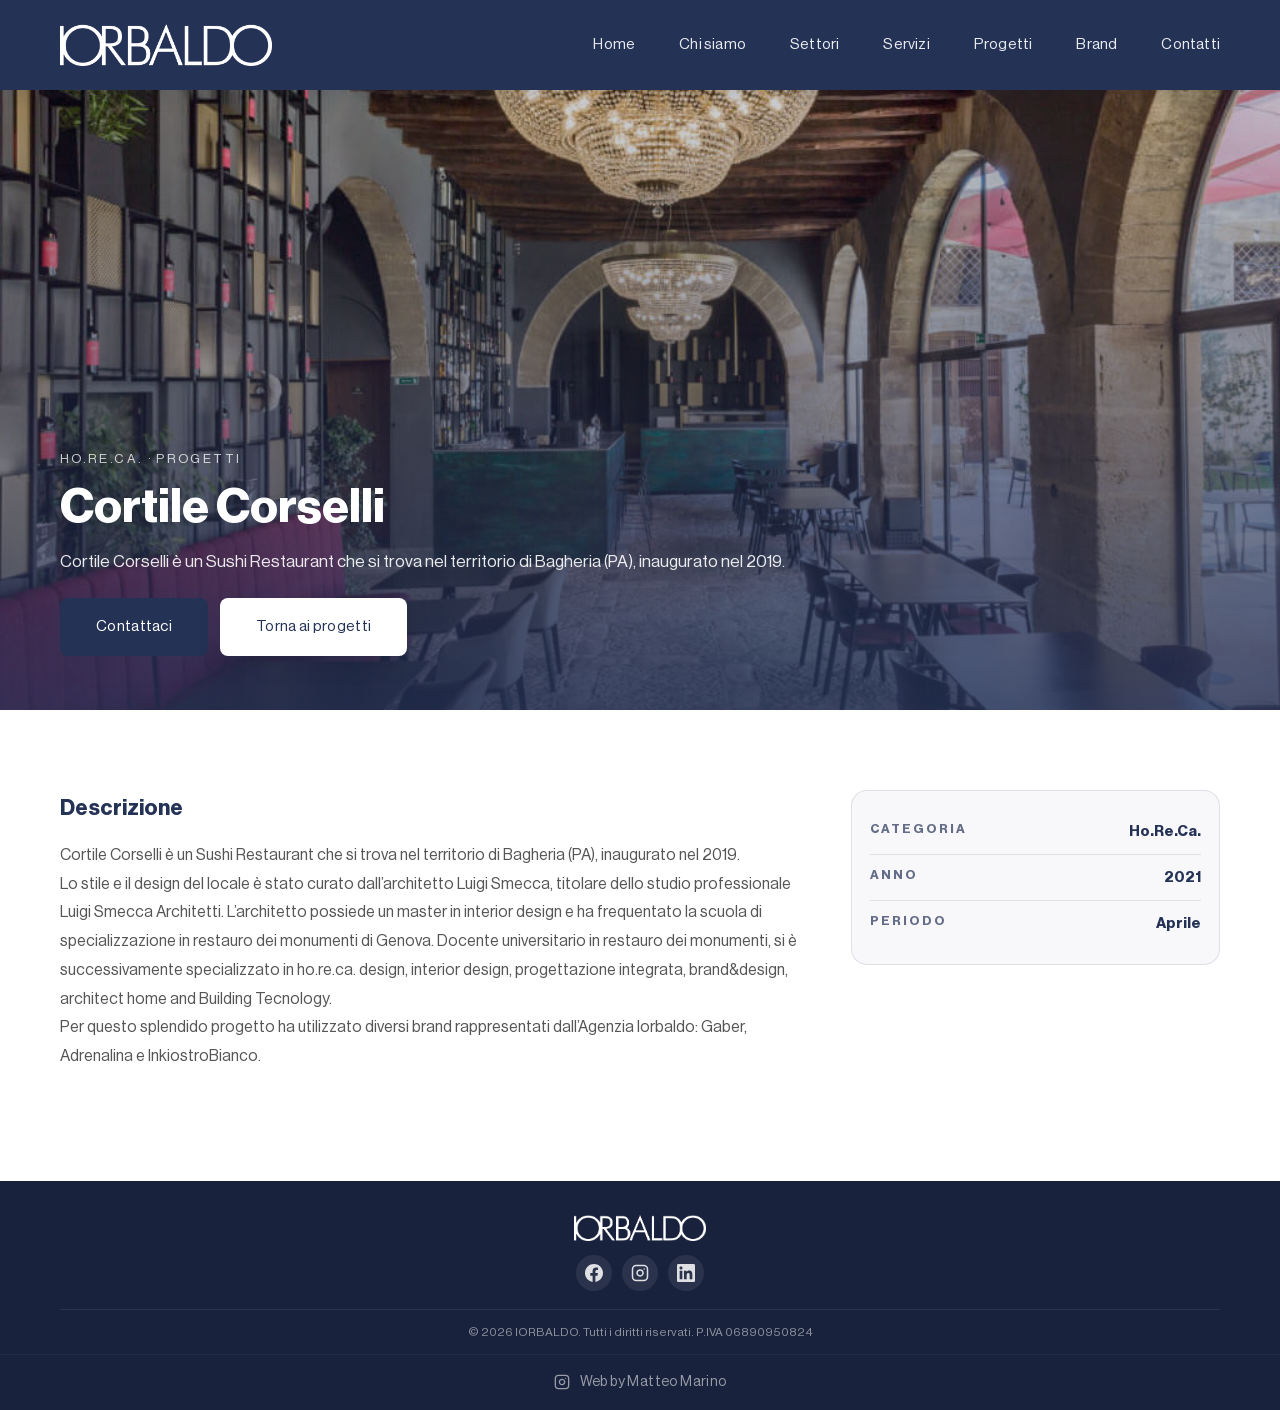
<file: cortile-corselli.html>
<!DOCTYPE html>
<html lang="it">
<head>
    <meta charset="UTF-8">
    <meta name="viewport" content="width=device-width, initial-scale=1.0">
    <title>Cortile Corselli | IORBALDO</title>
    <meta name="description" content="Cortile Corselli: Sushi Restaurant a Bagheria (PA), progetto inaugurato nel 2019 con interior curato da Luigi Smecca Architetti.">
    <meta name="author" content="IORBALDO">
    <meta name="robots" content="index, follow, max-image-preview:large, max-snippet:-1, max-video-preview:-1">
    <link rel="canonical" href="https://www.iorbaldo.it/cortile-corselli.html">
    <link rel="alternate" hreflang="it-IT" href="https://www.iorbaldo.it/cortile-corselli.html">
    <meta property="og:title" content="Cortile Corselli | IORBALDO">
    <meta property="og:description" content="Sushi Restaurant a Bagheria (PA), inaugurato nel 2019. Progetto curato da Luigi Smecca Architetti.">
    <meta property="og:type" content="article">
    <meta property="og:url" content="https://www.iorbaldo.it/cortile-corselli.html">
    <meta property="og:site_name" content="IORBALDO">
    <meta property="og:locale" content="it_IT">
    <meta property="og:image" content="https://www.iorbaldo.it/progetti/CortileCorselli/cortilecorselli.jpg">
    <meta property="og:image:alt" content="Cortile Corselli">
    <meta name="twitter:card" content="summary_large_image">
    <meta name="twitter:title" content="Cortile Corselli | IORBALDO">
    <meta name="twitter:description" content="Sushi Restaurant a Bagheria (PA), inaugurato nel 2019. Progetto curato da Luigi Smecca Architetti.">
    <meta name="twitter:image" content="https://www.iorbaldo.it/progetti/CortileCorselli/cortilecorselli.jpg">
    <link rel="icon" type="image/png" sizes="32x32" href="favicon.png">
    <link rel="icon" type="image/png" sizes="16x16" href="favicon.png">
    <link rel="shortcut icon" href="favicon.ico">
    <link rel="apple-touch-icon" href="favicon.png">
    <meta name="theme-color" content="#243256">
    <link rel="stylesheet" href="style.css">
    <script type="application/ld+json">
        {
            "@context": "https://schema.org",
            "@type": "Article",
            "headline": "Cortile Corselli",
            "inLanguage": "it-IT",
            "mainEntityOfPage": "https://www.iorbaldo.it/cortile-corselli.html",
            "image": [
                "https://www.iorbaldo.it/progetti/CortileCorselli/cortilecorselli.jpg"
            ],
            "author": {
                "@type": "Organization",
                "name": "IORBALDO",
                "url": "https://www.iorbaldo.it/"
            },
            "publisher": {
                "@type": "Organization",
                "name": "IORBALDO",
                "logo": {
                    "@type": "ImageObject",
                    "url": "https://www.iorbaldo.it/Logo%20IORBALDO%20Bianco.png"
                }
            }
        }
    </script>
</head>
<body class="project-page">
    <header id="header" class="header">
        <div class="container">
            <nav class="navbar">
                <a href="index.html#home" class="logo" aria-label="Iorbaldo home">
                    <img src="Logo IORBALDO Bianco.png" alt="IORBALDO" class="logo-image">
                </a>
                <ul class="nav-menu" id="navMenu">
                    <li><a href="index.html#home" class="nav-link">Home</a></li>
                    <li><a href="index.html#about" class="nav-link">Chi siamo</a></li>
                    <li><a href="index.html#sectors" class="nav-link">Settori</a></li>
                    <li><a href="index.html#services" class="nav-link">Servizi</a></li>
                    <li><a href="index.html#projects" class="nav-link">Progetti</a></li>
                    <li><a href="index.html#brands" class="nav-link">Brand</a></li>
                    <li><a href="index.html#contact" class="nav-link">Contatti</a></li>
                </ul>
                <button class="hamburger" id="hamburger" aria-label="Menu" aria-expanded="false" aria-controls="navMenu">
                    <span></span>
                    <span></span>
                    <span></span>
                </button>
            </nav>
        </div>
    </header>
    <div class="mobile-menu-backdrop" id="mobileMenuBackdrop" aria-hidden="true"></div>

    <main class="project-detail">
        <section class="project-hero">
            <div class="project-hero-media">
                <img src="progetti/CortileCorselli/cortilecorselli.jpg" alt="Cortile Corselli" loading="eager">
            </div>
            <div class="project-hero-content">
                <div class="container">
                    <div class="project-hero-inner">
                        <p class="project-kicker">Ho.Re.Ca. · Progetti</p>
                        <h1 class="project-h1">Cortile Corselli</h1>
                        <p class="project-lead">
                            Cortile Corselli è un Sushi Restaurant che si trova nel territorio di Bagheria (PA), inaugurato nel 2019.
                        </p>
                        <div class="project-actions">
                            <a class="btn btn-primary" href="index.html#contact">Contattaci</a>
                            <a class="btn btn-light" href="index.html#projects">Torna ai progetti</a>
                        </div>
                    </div>
                </div>
            </div>
        </section>

        <section class="project-content">
            <div class="container">
                <div class="project-content-grid">
                    <div class="project-main">
                        <h2 class="project-h2">Descrizione</h2>
                        <p>
                            Cortile Corselli è un Sushi Restaurant che si trova nel territorio di Bagheria (PA), inaugurato nel 2019.
                        </p>
                        <p>
                            Lo stile e il design del locale è stato curato dall’architetto Luigi Smecca, titolare dello studio professionale Luigi Smecca Architetti. L’architetto possiede un master in interior design e ha frequentato la scuola di specializzazione in restauro dei monumenti di Genova. Docente universitario in restauro dei monumenti, si è successivamente specializzato in ho.re.ca. design, interior design, progettazione integrata, brand&design, architect home and Building Tecnology.
                        </p>
                        <p>
                            Per questo splendido progetto ha utilizzato diversi brand rappresentati dall’Agenzia Iorbaldo: Gaber, Adrenalina e InkiostroBianco.
                        </p>
                    </div>
                    <aside class="project-aside" aria-label="Dettagli progetto">
                        <div class="project-spec">
                            <div class="project-spec-row">
                                <span class="project-spec-label">Categoria</span>
                                <span class="project-spec-value">Ho.Re.Ca.</span>
                            </div>
                            <div class="project-spec-row">
                                <span class="project-spec-label">Anno</span>
                                <span class="project-spec-value">2021</span>
                            </div>
                            <div class="project-spec-row">
                                <span class="project-spec-label">Periodo</span>
                                <span class="project-spec-value">Aprile</span>
                            </div>
                        </div>
                    </aside>
                </div>
            </div>
        </section>
    </main>

    <footer class="footer">
        <div class="container">
            <div class="footer-inner">
                <a href="index.html#home" class="footer-logo">
                    <img src="Logo IORBALDO Bianco.png" alt="IORBALDO" class="footer-logo-image">
                </a>
                <div class="footer-social">
                    <a href="https://www.facebook.com/100064039034545/" aria-label="Facebook" class="social-link" target="_blank" rel="noopener noreferrer">
                        <svg width="18" height="18" viewBox="0 0 24 24" fill="currentColor">
                            <path d="M24 12.073c0-6.627-5.373-12-12-12s-12 5.373-12 12c0 5.99 4.388 10.954 10.125 11.854v-8.385H7.078v-3.47h3.047V9.43c0-3.007 1.792-4.669 4.533-4.669 1.312 0 2.686.235 2.686.235v2.953H15.83c-1.491 0-1.956.925-1.956 1.874v2.25h3.328l-.532 3.47h-2.796v8.385C19.612 23.027 24 18.062 24 12.073z"/>
                        </svg>
                    </a>
                    <a href="https://www.instagram.com/iorbaldo1934?igsh=MWw1bjVmcWhidGc3eg%3D%3D&utm_source=qr" aria-label="Instagram" class="social-link" target="_blank" rel="noopener noreferrer">
                        <svg width="18" height="18" viewBox="0 0 24 24" fill="none" stroke="currentColor" stroke-width="2" stroke-linecap="round" stroke-linejoin="round">
                            <rect x="2" y="2" width="20" height="20" rx="5" ry="5"></rect>
                            <path d="M16 11.37A4 4 0 1 1 12.63 8 4 4 0 0 1 16 11.37z"></path>
                            <line x1="17.5" y1="6.5" x2="17.51" y2="6.5"></line>
                        </svg>
                    </a>
                    <a href="#" aria-label="LinkedIn" class="social-link">
                        <svg width="18" height="18" viewBox="0 0 24 24" fill="currentColor">
                            <path d="M20.447 20.452h-3.554v-5.569c0-1.328-.027-3.037-1.852-3.037-1.853 0-2.136 1.445-2.136 2.939v5.667H9.351V9h3.414v1.561h.046c.477-.9 1.637-1.85 3.37-1.85 3.601 0 4.267 2.37 4.267 5.455v6.286zM5.337 7.433c-1.144 0-2.063-.926-2.063-2.065 0-1.138.92-2.063 2.063-2.063 1.14 0 2.064.925 2.064 2.063 0 1.139-.925 2.065-2.064 2.065zm1.782 13.019H3.555V9h3.564v11.452zM22.225 0H1.771C.792 0 0 .774 0 1.729v20.542C0 23.227.792 24 1.771 24h20.451C23.2 24 24 23.227 24 22.271V1.729C24 .774 23.2 0 22.222 0h.003z"/>
                        </svg>
                    </a>
                </div>
            </div>
            <div class="footer-bottom">
                <p>&copy; 2026 IORBALDO. Tutti i diritti riservati. P.IVA 06890950824</p>
            </div>
        </div>
    </footer>

    <div class="web-credit">
        <div class="container">
            <a href="https://instagram.com/_matteomarino" target="_blank" rel="noopener noreferrer" class="web-credit-link">
                <svg width="16" height="16" viewBox="0 0 24 24" fill="none" stroke="currentColor" stroke-width="2" stroke-linecap="round" stroke-linejoin="round" aria-hidden="true">
                    <rect x="2" y="2" width="20" height="20" rx="5" ry="5"/>
                    <path d="M16 11.37A4 4 0 1 1 12.63 8 4 4 0 0 1 16 11.37z"/>
                    <line x1="17.5" y1="6.5" x2="17.51" y2="6.5"/>
                </svg>
                <span>Web by Matteo Marino</span>
            </a>
        </div>
    </div>

    <script src="script.js"></script>
</body>
</html>
</file>
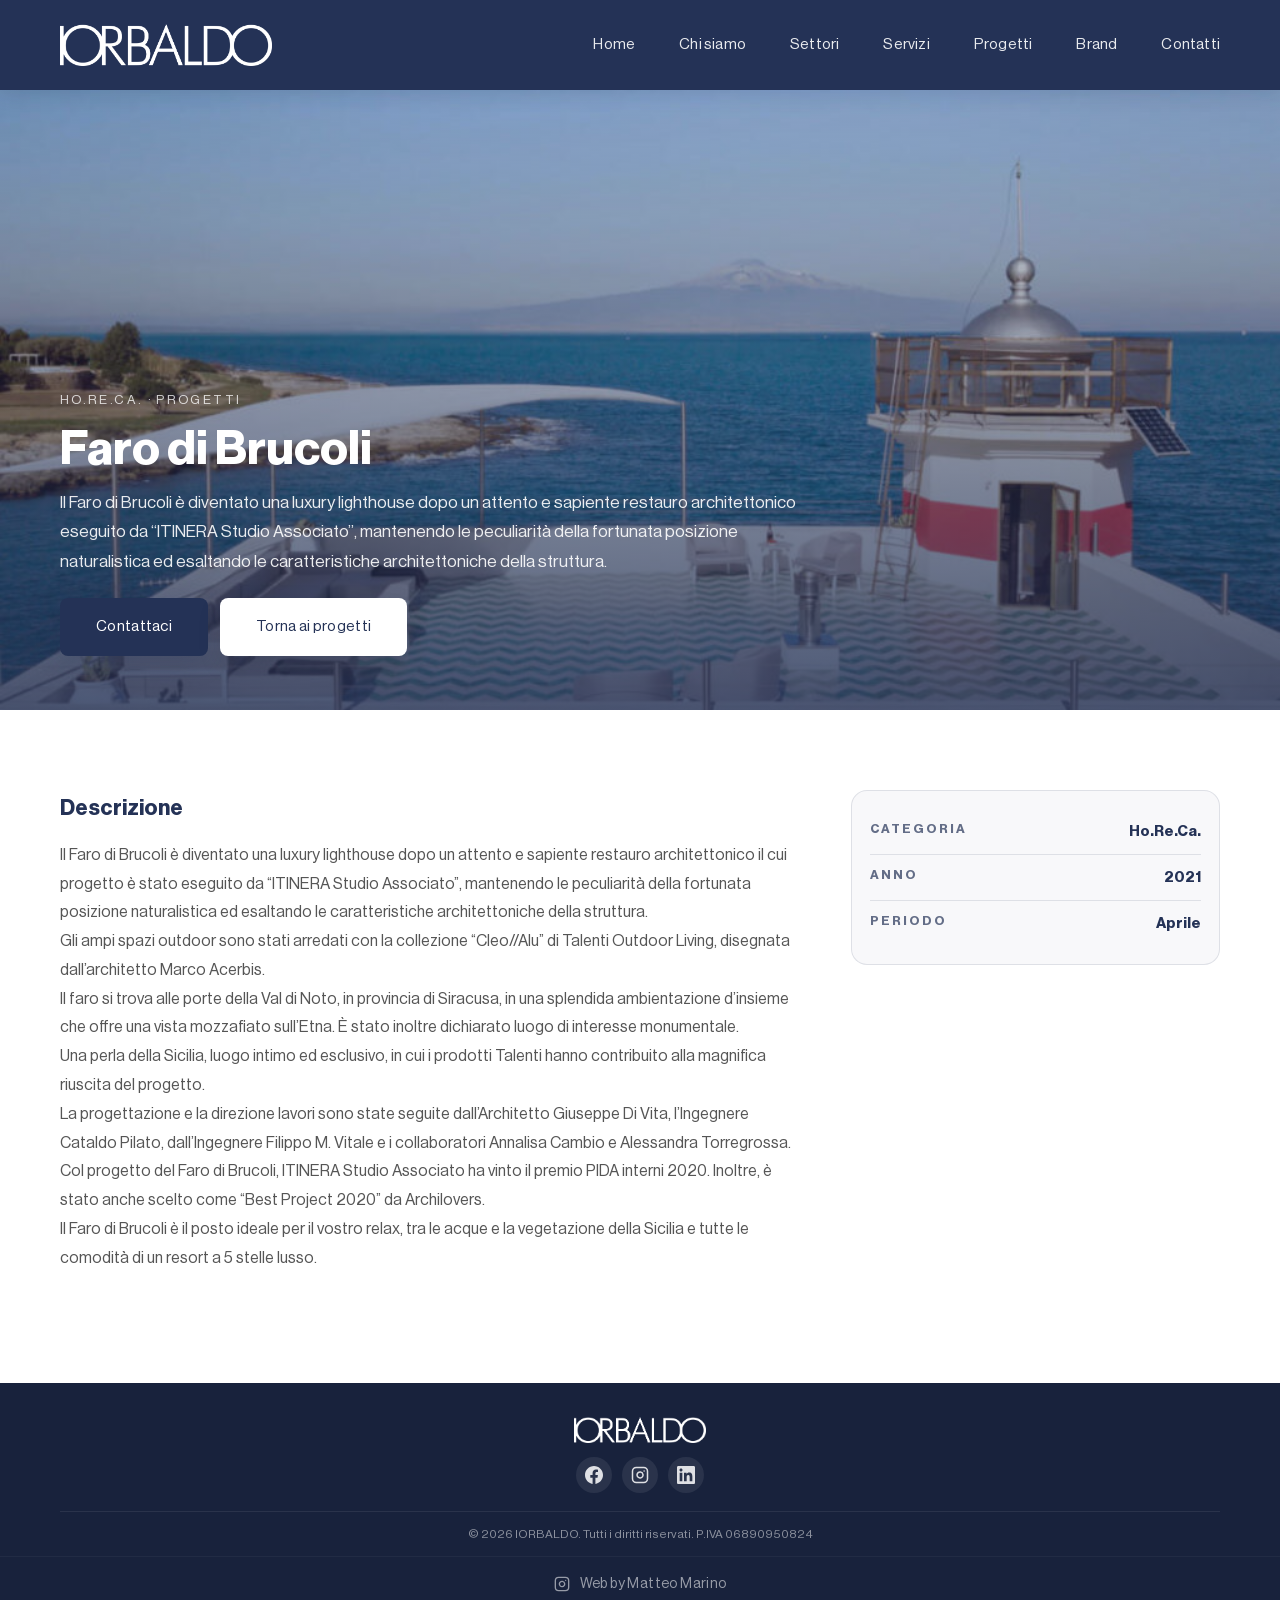
<file: faro-di-brucoli.html>
<!DOCTYPE html>
<html lang="it">
<head>
    <meta charset="UTF-8">
    <meta name="viewport" content="width=device-width, initial-scale=1.0">
    <title>Faro di Brucoli | IORBALDO</title>
    <meta name="description" content="Faro di Brucoli: luxury lighthouse dopo un restauro architettonico eseguito da ITINERA Studio Associato.">
    <meta name="author" content="IORBALDO">
    <meta name="robots" content="index, follow, max-image-preview:large, max-snippet:-1, max-video-preview:-1">
    <link rel="canonical" href="https://www.iorbaldo.it/faro-di-brucoli.html">
    <link rel="alternate" hreflang="it-IT" href="https://www.iorbaldo.it/faro-di-brucoli.html">
    <meta property="og:title" content="Faro di Brucoli | IORBALDO">
    <meta property="og:description" content="Luxury lighthouse dopo un restauro architettonico eseguito da ITINERA Studio Associato.">
    <meta property="og:type" content="article">
    <meta property="og:url" content="https://www.iorbaldo.it/faro-di-brucoli.html">
    <meta property="og:site_name" content="IORBALDO">
    <meta property="og:locale" content="it_IT">
    <meta property="og:image" content="https://www.iorbaldo.it/progetti/FaroDiBrucoli/FarodiBrucoli_3-1024x512.jpg">
    <meta property="og:image:alt" content="Faro di Brucoli">
    <meta name="twitter:card" content="summary_large_image">
    <meta name="twitter:title" content="Faro di Brucoli | IORBALDO">
    <meta name="twitter:description" content="Luxury lighthouse dopo un restauro architettonico eseguito da ITINERA Studio Associato.">
    <meta name="twitter:image" content="https://www.iorbaldo.it/progetti/FaroDiBrucoli/FarodiBrucoli_3-1024x512.jpg">
    <link rel="icon" type="image/png" sizes="32x32" href="favicon.png">
    <link rel="icon" type="image/png" sizes="16x16" href="favicon.png">
    <link rel="shortcut icon" href="favicon.ico">
    <link rel="apple-touch-icon" href="favicon.png">
    <meta name="theme-color" content="#243256">
    <link rel="stylesheet" href="style.css">
    <script type="application/ld+json">
        {
            "@context": "https://schema.org",
            "@type": "Article",
            "headline": "Faro di Brucoli",
            "inLanguage": "it-IT",
            "mainEntityOfPage": "https://www.iorbaldo.it/faro-di-brucoli.html",
            "image": [
                "https://www.iorbaldo.it/progetti/FaroDiBrucoli/FarodiBrucoli_3-1024x512.jpg"
            ],
            "author": {
                "@type": "Organization",
                "name": "IORBALDO",
                "url": "https://www.iorbaldo.it/"
            },
            "publisher": {
                "@type": "Organization",
                "name": "IORBALDO",
                "logo": {
                    "@type": "ImageObject",
                    "url": "https://www.iorbaldo.it/Logo%20IORBALDO%20Bianco.png"
                }
            }
        }
    </script>
</head>
<body class="project-page">
    <header id="header" class="header">
        <div class="container">
            <nav class="navbar">
                <a href="index.html#home" class="logo" aria-label="Iorbaldo home">
                    <img src="Logo IORBALDO Bianco.png" alt="IORBALDO" class="logo-image">
                </a>
                <ul class="nav-menu" id="navMenu">
                    <li><a href="index.html#home" class="nav-link">Home</a></li>
                    <li><a href="index.html#about" class="nav-link">Chi siamo</a></li>
                    <li><a href="index.html#sectors" class="nav-link">Settori</a></li>
                    <li><a href="index.html#services" class="nav-link">Servizi</a></li>
                    <li><a href="index.html#projects" class="nav-link">Progetti</a></li>
                    <li><a href="index.html#brands" class="nav-link">Brand</a></li>
                    <li><a href="index.html#contact" class="nav-link">Contatti</a></li>
                </ul>
                <button class="hamburger" id="hamburger" aria-label="Menu" aria-expanded="false" aria-controls="navMenu">
                    <span></span>
                    <span></span>
                    <span></span>
                </button>
            </nav>
        </div>
    </header>
    <div class="mobile-menu-backdrop" id="mobileMenuBackdrop" aria-hidden="true"></div>

    <main class="project-detail">
        <section class="project-hero">
            <div class="project-hero-media">
                <img src="progetti/FaroDiBrucoli/FarodiBrucoli_3-1024x512.jpg" alt="Faro di Brucoli" loading="eager">
            </div>
            <div class="project-hero-content">
                <div class="container">
                    <div class="project-hero-inner">
                        <p class="project-kicker">Ho.Re.Ca. · Progetti</p>
                        <h1 class="project-h1">Faro di Brucoli</h1>
                        <p class="project-lead">
                            Il Faro di Brucoli è diventato una luxury lighthouse dopo un attento e sapiente restauro architettonico eseguito da “ITINERA Studio Associato”, mantenendo le peculiarità della fortunata posizione naturalistica ed esaltando le caratteristiche architettoniche della struttura.
                        </p>
                        <div class="project-actions">
                            <a class="btn btn-primary" href="index.html#contact">Contattaci</a>
                            <a class="btn btn-light" href="index.html#projects">Torna ai progetti</a>
                        </div>
                    </div>
                </div>
            </div>
        </section>

        <section class="project-content">
            <div class="container">
                <div class="project-content-grid">
                    <div class="project-main">
                        <h2 class="project-h2">Descrizione</h2>
                        <p>
                            Il Faro di Brucoli è diventato una luxury lighthouse dopo un attento e sapiente restauro architettonico il cui progetto è stato eseguito da “ITINERA Studio Associato”, mantenendo le peculiarità della fortunata posizione naturalistica ed esaltando le caratteristiche architettoniche della struttura.
                        </p>
                        <p>
                            Gli ampi spazi outdoor sono stati arredati con la collezione “Cleo//Alu” di Talenti Outdoor Living, disegnata dall’architetto Marco Acerbis.
                        </p>
                        <p>
                            Il faro si trova alle porte della Val di Noto, in provincia di Siracusa, in una splendida ambientazione d’insieme che offre una vista mozzafiato sull’Etna. È stato inoltre dichiarato luogo di interesse monumentale.
                        </p>
                        <p>
                            Una perla della Sicilia, luogo intimo ed esclusivo, in cui i prodotti Talenti hanno contribuito alla magnifica riuscita del progetto.
                        </p>
                        <p>
                            La progettazione e la direzione lavori sono state seguite dall’Architetto Giuseppe Di Vita, l’Ingegnere Cataldo Pilato, dall’Ingegnere Filippo M. Vitale e i collaboratori Annalisa Cambio e Alessandra Torregrossa.
                        </p>
                        <p>
                            Col progetto del Faro di Brucoli, ITINERA Studio Associato ha vinto il premio PIDA interni 2020. Inoltre, è stato anche scelto come “Best Project 2020” da Archilovers.
                        </p>
                        <p>
                            Il Faro di Brucoli è il posto ideale per il vostro relax, tra le acque e la vegetazione della Sicilia e tutte le comodità di un resort a 5 stelle lusso.
                        </p>
                    </div>
                    <aside class="project-aside" aria-label="Dettagli progetto">
                        <div class="project-spec">
                            <div class="project-spec-row">
                                <span class="project-spec-label">Categoria</span>
                                <span class="project-spec-value">Ho.Re.Ca.</span>
                            </div>
                            <div class="project-spec-row">
                                <span class="project-spec-label">Anno</span>
                                <span class="project-spec-value">2021</span>
                            </div>
                            <div class="project-spec-row">
                                <span class="project-spec-label">Periodo</span>
                                <span class="project-spec-value">Aprile</span>
                            </div>
                        </div>
                    </aside>
                </div>
            </div>
        </section>
    </main>

    <footer class="footer">
        <div class="container">
            <div class="footer-inner">
                <a href="index.html#home" class="footer-logo">
                    <img src="Logo IORBALDO Bianco.png" alt="IORBALDO" class="footer-logo-image">
                </a>
                <div class="footer-social">
                    <a href="https://www.facebook.com/100064039034545/" aria-label="Facebook" class="social-link" target="_blank" rel="noopener noreferrer">
                        <svg width="18" height="18" viewBox="0 0 24 24" fill="currentColor">
                            <path d="M24 12.073c0-6.627-5.373-12-12-12s-12 5.373-12 12c0 5.99 4.388 10.954 10.125 11.854v-8.385H7.078v-3.47h3.047V9.43c0-3.007 1.792-4.669 4.533-4.669 1.312 0 2.686.235 2.686.235v2.953H15.83c-1.491 0-1.956.925-1.956 1.874v2.25h3.328l-.532 3.47h-2.796v8.385C19.612 23.027 24 18.062 24 12.073z"/>
                        </svg>
                    </a>
                    <a href="https://www.instagram.com/iorbaldo1934?igsh=MWw1bjVmcWhidGc3eg%3D%3D&utm_source=qr" aria-label="Instagram" class="social-link" target="_blank" rel="noopener noreferrer">
                        <svg width="18" height="18" viewBox="0 0 24 24" fill="none" stroke="currentColor" stroke-width="2" stroke-linecap="round" stroke-linejoin="round">
                            <rect x="2" y="2" width="20" height="20" rx="5" ry="5"></rect>
                            <path d="M16 11.37A4 4 0 1 1 12.63 8 4 4 0 0 1 16 11.37z"></path>
                            <line x1="17.5" y1="6.5" x2="17.51" y2="6.5"></line>
                        </svg>
                    </a>
                    <a href="#" aria-label="LinkedIn" class="social-link">
                        <svg width="18" height="18" viewBox="0 0 24 24" fill="currentColor">
                            <path d="M20.447 20.452h-3.554v-5.569c0-1.328-.027-3.037-1.852-3.037-1.853 0-2.136 1.445-2.136 2.939v5.667H9.351V9h3.414v1.561h.046c.477-.9 1.637-1.85 3.37-1.85 3.601 0 4.267 2.37 4.267 5.455v6.286zM5.337 7.433c-1.144 0-2.063-.926-2.063-2.065 0-1.138.92-2.063 2.063-2.063 1.14 0 2.064.925 2.064 2.063 0 1.139-.925 2.065-2.064 2.065zm1.782 13.019H3.555V9h3.564v11.452zM22.225 0H1.771C.792 0 0 .774 0 1.729v20.542C0 23.227.792 24 1.771 24h20.451C23.2 24 24 23.227 24 22.271V1.729C24 .774 23.2 0 22.222 0h.003z"/>
                        </svg>
                    </a>
                </div>
            </div>
            <div class="footer-bottom">
                <p>&copy; 2026 IORBALDO. Tutti i diritti riservati. P.IVA 06890950824</p>
            </div>
        </div>
    </footer>

    <div class="web-credit">
        <div class="container">
            <a href="https://instagram.com/_matteomarino" target="_blank" rel="noopener noreferrer" class="web-credit-link">
                <svg width="16" height="16" viewBox="0 0 24 24" fill="none" stroke="currentColor" stroke-width="2" stroke-linecap="round" stroke-linejoin="round" aria-hidden="true">
                    <rect x="2" y="2" width="20" height="20" rx="5" ry="5"/>
                    <path d="M16 11.37A4 4 0 1 1 12.63 8 4 4 0 0 1 16 11.37z"/>
                    <line x1="17.5" y1="6.5" x2="17.51" y2="6.5"/>
                </svg>
                <span>Web by Matteo Marino</span>
            </a>
        </div>
    </div>

    <script src="script.js"></script>
</body>
</html>
</file>
<file: style.css>
/* =========================================
   IORBALDO - PREMIUM FURNITURE AGENCY
   ========================================= */

@font-face {
    font-family: 'Neue Haas Display';
    src: url('NeueHaasDisplayRoman.ttf') format('truetype');
    font-weight: 400;
    font-style: normal;
    font-display: swap;
}

@font-face {
    font-family: 'Neue Haas Display';
    src: url('NeueHaasDisplayBold.ttf') format('truetype');
    font-weight: 700;
    font-style: normal;
    font-display: swap;
}

/* --- RESET --- */
*,
*::before,
*::after {
    margin: 0;
    padding: 0;
    box-sizing: border-box;
}

/* --- CSS VARIABLES --- */
:root {
    /* Palette colori richiesta */
    --primary-blue: #243256;
    --primary-blue-dark: #18223C;
    --primary-blue-light: #31436F;
    --white: #ffffff;
    --gray-light: #f7f7f7;
    --gray-text: #555555;
    --black: #222222;
    
    /* Tipografia */
    --font-primary: 'Neue Haas Display', -apple-system, BlinkMacSystemFont, 'Helvetica Neue', Arial, sans-serif;
    --font-heading: 'Neue Haas Display', -apple-system, BlinkMacSystemFont, 'Helvetica Neue', Arial, sans-serif;
    
    /* Spacing */
    --section-padding: 100px;
    --container-width: 1400px;
    --radius-sm: 8px;
    --radius-md: 16px;
    --radius-lg: 24px;
    
    /* Transitions */
    --transition-fast: 0.2s cubic-bezier(0.4, 0, 0.2, 1);
    --transition-base: 0.35s cubic-bezier(0.4, 0, 0.2, 1);
    --transition-slow: 0.6s cubic-bezier(0.4, 0, 0.2, 1);
    
    /* Shadows */
    --shadow-sm: 0 2px 8px rgba(0, 0, 0, 0.04);
    --shadow-md: 0 8px 30px rgba(0, 0, 0, 0.06);
    --shadow-lg: 0 20px 60px rgba(0, 0, 0, 0.08);
    --shadow-xl: 0 30px 80px rgba(36, 50, 86, 0.12);
}

/* --- BASE --- */
html {
    scroll-behavior: smooth;
    -webkit-text-size-adjust: 100%;
    overflow-x: hidden;
    overscroll-behavior-x: none;
}

body {
    font-family: var(--font-primary);
    color: var(--black);
    background-color: var(--white);
    line-height: 1.7;
    font-weight: 400;
    font-size: 16px;
    overflow-x: hidden;
    width: 100%;
    touch-action: pan-y;
    -webkit-font-smoothing: antialiased;
    -moz-osx-font-smoothing: grayscale;
}

img {
    max-width: 100%;
    height: auto;
    display: block;
}

a {
    color: inherit;
    text-decoration: none;
    transition: color var(--transition-fast);
}

ul {
    list-style: none;
}

button {
    font-family: inherit;
    cursor: pointer;
    border: none;
    background: none;
}

/* --- CONTAINER --- */
.container {
    width: 100%;
    max-width: var(--container-width);
    margin: 0 auto;
    padding: 0 60px;
}

@media (max-width: 1024px) {
    :root {
        --section-padding: 100px;
    }
    .container {
        padding: 0 40px;
    }
}

@media (max-width: 768px) {
    :root {
        --section-padding: 80px;
    }
    .container {
        padding: 0 16px;
    }
    html {
        font-size: 14px;
    }
    p, li {
        line-height: 1.6;
    }
}

@media (max-width: 520px) {
    :root {
        --section-padding: 64px;
    }
    html {
        font-size: 13.5px;
    }
    .container {
        padding: 0 14px;
    }
}

/* --- GENERIC SECTIONS --- */
section {
    position: relative;
}

.section-header {
    text-align: left;
    max-width: 800px;
    margin: 0 0 56px;
}

.section-title {
    font-family: var(--font-heading);
    font-size: 2.75rem;
    font-weight: 700;
    color: var(--black);
    line-height: 1.2;
    margin-bottom: 10px;
    position: relative;
    display: inline-block;
}

.title-underline {
    display: block;
    width: 70px;
    height: 4px;
    background-color: var(--primary-blue);
    border-radius: 2px;
    margin-top: 18px;
}

.title-underline.center {
    margin: 18px 0 0;
}

.section-subtitle {
    font-size: 1.1rem;
    color: var(--gray-text);
    margin-top: 20px;
    line-height: 1.7;
}

@media (max-width: 768px) {
    .section-title {
        font-size: 1.75rem;
    }
    .section-subtitle {
        font-size: 0.92rem;
        margin-top: 14px;
    }
    .section-header {
        margin-bottom: 44px;
    }
    .title-underline {
        width: 54px;
        height: 3px;
        margin-top: 12px;
    }
    .title-underline.center {
        margin-top: 12px;
    }
}

@media (max-width: 520px) {
    .section-title {
        font-size: 1.45rem;
    }
    .section-subtitle {
        font-size: 0.85rem;
    }
    .section-header {
        margin-bottom: 32px;
    }
}

/* --- BUTTONS --- */
.btn {
    display: inline-flex;
    align-items: center;
    justify-content: center;
    gap: 10px;
    padding: 16px 36px;
    font-size: 0.95rem;
    font-weight: 500;
    letter-spacing: 0.3px;
    border-radius: var(--radius-sm);
    transition: all var(--transition-base);
    cursor: pointer;
    white-space: nowrap;
    text-align: center;
}

.btn-primary {
    background-color: var(--primary-blue);
    color: var(--white);
    box-shadow: 0 8px 24px rgba(36, 50, 86, 0.2);
}

.btn-primary:hover {
    background-color: var(--primary-blue-dark);
    box-shadow: 0 12px 32px rgba(36, 50, 86, 0.3);
    transform: translateY(-2px);
}

.btn-primary:active {
    transform: translateY(0);
}

.btn-light {
    background-color: var(--white);
    color: var(--primary-blue);
    box-shadow: 0 8px 24px rgba(0, 0, 0, 0.1);
}

.btn-light:hover {
    background-color: #f0f7ff;
    transform: translateY(-2px);
    box-shadow: 0 12px 32px rgba(0, 0, 0, 0.15);
}

.btn-full {
    width: 100%;
}

.btn-sm {
    padding: 11px 24px;
    font-size: 0.82rem;
    letter-spacing: 0.4px;
    font-weight: 600;
    text-transform: uppercase;
    gap: 8px;
}

.btn-sm svg {
    width: 14px !important;
    height: 14px !important;
}

/* --- HEADER / NAVBAR --- */
.header {
    position: fixed;
    top: 0;
    left: 0;
    width: 100%;
    z-index: 1000;
    background-color: var(--primary-blue);
    transition: all var(--transition-base);
    box-shadow: 0 2px 20px rgba(24, 34, 60, 0.15);
}

.navbar {
    display: flex;
    align-items: center;
    justify-content: space-between;
    height: 90px;
    transition: height var(--transition-base);
}

/* Logo Header */
.logo {
    display: inline-flex;
    align-items: center;
    justify-content: center;
    height: 100%;
    text-decoration: none;
    transition: transform var(--transition-fast);
}

.logo:hover {
    transform: scale(1.02);
}

.logo-image {
    display: block;
    width: auto;
    height: 42px;
    object-fit: contain;
    transition:
        height var(--transition-base),
        filter var(--transition-base),
        transform var(--transition-fast);
}

.header.scrolled .logo-image {
    height: 36px;
}

.logo:active .logo-image {
    transform: scale(0.98);
}

/* Nav Menu */
.nav-menu {
    display: flex;
    align-items: center;
    gap: 44px;
}

.nav-link {
    position: relative;
    font-size: 0.95rem;
    font-weight: 400;
    color: rgba(255, 255, 255, 0.9);
    padding: 8px 0;
    letter-spacing: 0.2px;
}

.nav-link::after {
    content: '';
    position: absolute;
    bottom: 0;
    left: 0;
    width: 0;
    height: 2px;
    background-color: var(--white);
    transition: width var(--transition-base);
    border-radius: 1px;
}

.nav-link:hover,
.nav-link.active {
    color: var(--white);
}

.nav-link:hover::after,
.nav-link.active::after {
    width: 100%;
}

/* Hamburger */
.hamburger {
    display: none;
    flex-direction: column;
    gap: 6px;
    padding: 8px;
    border: 0;
    border-radius: 0;
    background: transparent;
    z-index: 1001;
    transition: transform var(--transition-base), opacity var(--transition-base);
}

.hamburger span {
    width: 28px;
    height: 2px;
    background-color: var(--white);
    transition: all var(--transition-base);
    border-radius: 2px;
}

.hamburger:hover {
    transform: translateY(-1px);
    opacity: 0.82;
}

.mobile-menu-backdrop {
    position: fixed;
    inset: 0;
    background: rgba(7, 20, 38, 0.42);
    backdrop-filter: blur(6px);
    -webkit-backdrop-filter: blur(6px);
    opacity: 0;
    visibility: hidden;
    pointer-events: none;
    transition: opacity var(--transition-base), visibility var(--transition-base);
    z-index: 998;
}

.mobile-menu-backdrop.active {
    opacity: 1;
    visibility: visible;
    pointer-events: auto;
}

.hamburger.active span:nth-child(1) {
    transform: translateY(8px) rotate(45deg);
}

.hamburger.active span:nth-child(2) {
    opacity: 0;
    transform: translateX(-10px);
}

.hamburger.active span:nth-child(3) {
    transform: translateY(-8px) rotate(-45deg);
}

/* Header Scroll State */
.header.scrolled {
    background-color: rgba(36, 50, 86, 0.97);
    backdrop-filter: blur(10px);
    -webkit-backdrop-filter: blur(10px);
    box-shadow: 0 4px 30px rgba(24, 34, 60, 0.25);
}

.header.scrolled .navbar {
    height: 72px;
}

/* Mobile Menu */
@media (max-width: 960px) {
    .navbar {
        position: relative;
        justify-content: space-between;
    }

    .logo {
        position: static;
        left: auto;
        transform: none;
    }

    .hamburger {
        display: flex;
    }
    
    .nav-menu {
        position: fixed;
        top: 14px;
        right: -100%;
        width: min(390px, calc(100% - 28px));
        height: calc(100vh - 28px);
        background: rgba(24, 34, 60, 0.98);
        flex-direction: column;
        align-items: flex-start;
        justify-content: flex-start;
        padding: 92px 24px 24px;
        gap: 0;
        border-radius: 20px 0 0 20px;
        border: 0;
        transition: right var(--transition-slow);
        box-shadow: -18px 0 42px rgba(0, 0, 0, 0.22);
        overflow-y: auto;
        z-index: 999;
    }

    .nav-menu::before {
        content: 'Menu';
        display: block;
        width: 100%;
        margin-bottom: 18px;
        font-size: 0.78rem;
        line-height: 1;
        font-weight: 600;
        letter-spacing: 0.22em;
        text-transform: uppercase;
        color: rgba(255, 255, 255, 0.66);
    }

    .nav-menu li {
        width: 100%;
        list-style: none;
        opacity: 0;
        transform: translateX(16px);
        transition: opacity 0.35s ease, transform 0.45s ease;
    }
    
    .nav-menu.active {
        right: 0;
    }
    
    .nav-menu.active li {
        opacity: 1;
        transform: translateX(0);
    }

    .nav-menu.active li:nth-child(1) { transition-delay: 0.05s; }
    .nav-menu.active li:nth-child(2) { transition-delay: 0.08s; }
    .nav-menu.active li:nth-child(3) { transition-delay: 0.11s; }
    .nav-menu.active li:nth-child(4) { transition-delay: 0.14s; }
    .nav-menu.active li:nth-child(5) { transition-delay: 0.17s; }
    .nav-menu.active li:nth-child(6) { transition-delay: 0.2s; }
    .nav-menu.active li:nth-child(7) { transition-delay: 0.23s; }

    .nav-link {
        display: flex;
        align-items: center;
        justify-content: space-between;
        font-size: 1rem;
        font-weight: 400;
        padding: 15px 0;
        width: 100%;
        color: rgba(255, 255, 255, 0.92);
        border: 0;
        border-bottom: 1px solid rgba(255, 255, 255, 0.12);
        border-radius: 0;
        background: transparent;
        box-shadow: none;
    }
    
    .nav-link::after {
        display: block;
        position: static;
        width: auto;
        height: auto;
        background: none;
        content: '›';
        font-size: 1.25rem;
        line-height: 1;
        color: rgba(255, 255, 255, 0.62);
        transition: transform var(--transition-base), color var(--transition-base);
    }
    
    .nav-link:hover,
    .nav-link.active {
        color: var(--white);
        padding-left: 6px;
        background: transparent;
        border-color: rgba(255, 255, 255, 0.22);
        transform: none;
    }

    .nav-link:hover::after,
    .nav-link.active::after {
        color: var(--white);
        transform: translateX(3px);
    }

    .logo-image {
        height: 36px;
    }
    .header.scrolled .logo-image {
        height: 32px;
    }
}

/* Mobile ancora più piccolo (≤600px) */
@media (max-width: 600px) {
    .hamburger {
        padding: 6px;
    }
    .hamburger span {
        width: 24px;
    }
    .nav-menu {
        top: 10px;
        width: calc(100% - 20px);
        height: calc(100vh - 20px);
        padding: 82px 16px 18px;
        border-radius: 16px 0 0 16px;
    }
    .nav-menu::before {
        font-size: 0.72rem;
        margin-bottom: 14px;
    }
    .nav-link {
        font-size: 0.95rem;
        padding: 13px 0;
    }
    .logo-image {
        height: 30px;
    }
    .header.scrolled .logo-image {
        height: 26px;
    }
}

/* --- HERO SECTION (background image full screen, testi centrati) --- */
.hero {
    min-height: 100vh;
    padding-top: 0;
    display: flex;
    align-items: center;
    justify-content: center;
    position: relative;
    background-color: #0b1a2e;
    overflow: hidden;
}

.hero-slider {
    position: absolute;
    inset: 0;
    z-index: 0;
}

.hero-slide {
    position: absolute;
    inset: 0;
    background-size: cover;
    background-position: center;
    background-repeat: no-repeat;
    opacity: 0;
    transform: translateZ(0) scale(1.02);
    -webkit-transform: translateZ(0) scale(1.02);
    backface-visibility: hidden;
    -webkit-backface-visibility: hidden;
    transition: opacity 0.9s ease, transform 5.2s linear;
    will-change: opacity, transform;
}

.hero-slide.active {
    opacity: 1;
    transform: translateZ(0) scale(1.06);
    -webkit-transform: translateZ(0) scale(1.06);
}

.hero-overlay {
    position: absolute;
    inset: 0;
    background: transparent;
    z-index: 1;
    pointer-events: none;
}

.hero-content {
    position: relative;
    z-index: 2;
    text-align: center;
    max-width: 880px;
    margin: 0 auto;
    padding: 120px 0 60px;
    animation: heroFadeUp 1.2s cubic-bezier(0.22, 1, 0.36, 1);
}

.hero-brand-wrap {
    position: absolute;
    left: 0;
    right: 0;
    bottom: 0;
    padding: 18px 0;
    background-color: rgba(36, 50, 86, 0.78);
    border-top: 1px solid rgba(255, 255, 255, 0.12);
    z-index: 3;
    pointer-events: auto;
}

.hero-brand-inner {
    display: flex;
    justify-content: flex-end;
}

.hero-brand {
    display: none;
    flex-direction: column;
    align-items: flex-end;
    gap: 12px;
}

.hero-brand.active {
    display: flex;
}

.hero-brand img {
    height: 34px;
    width: auto;
    opacity: 0.92;
    filter: brightness(0) invert(1);
}

.hero-brand-btn {
    padding: 10px 16px;
    font-size: 0.82rem;
    font-weight: 600;
}

/* Hero Eyebrow */
.hero-eyebrow {
    display: inline-block;
    font-size: 0.88rem;
    font-weight: 600;
    letter-spacing: 4px;
    text-transform: uppercase;
    color: #ffffff;
    margin-bottom: 28px;
    padding: 10px 26px;
    background-color: rgba(36, 50, 86, 0.7);
    backdrop-filter: blur(6px);
    border: 1px solid rgba(255, 255, 255, 0.3);
    border-radius: 50px;
    box-shadow: 0 6px 20px rgba(0, 0, 0, 0.2);
}

.hero-title {
    font-family: var(--font-heading);
    font-size: 3.6rem;
    font-weight: 700;
    line-height: 1.12;
    color: #ffffff;
    margin-bottom: 28px;
    letter-spacing: -0.6px;
    text-shadow: 0 4px 24px rgba(0, 0, 0, 0.45);
}

.hero-title strong {
    color: #ffffff;
    font-weight: 700;
    background: linear-gradient(135deg, #ffffff 0%, #d3e7ff 100%);
    -webkit-background-clip: text;
    background-clip: text;
    -webkit-text-fill-color: transparent;
}

.hero-description {
    font-size: 1.18rem;
    color: rgba(255, 255, 255, 0.92);
    margin: 0 auto 44px;
    line-height: 1.8;
    max-width: 700px;
    font-weight: 300;
    text-shadow: 0 2px 14px rgba(0, 0, 0, 0.35);
}

.hero-content .btn {
    padding: 17px 40px;
    font-size: 0.98rem;
    font-weight: 600;
    letter-spacing: 0.6px;
    box-shadow: 0 14px 34px rgba(36, 50, 86, 0.5);
    border: 1px solid rgba(255, 255, 255, 0.25);
}

.hero-content .btn:hover {
    transform: translateY(-3px) scale(1.02);
    box-shadow: 0 20px 44px rgba(36, 50, 86, 0.65);
}

/* Scroll Down Indicator - adattato a sfondo scuro */
.scroll-down {
    position: absolute;
    bottom: 28px;
    left: 50%;
    transform: translateX(-50%);
    z-index: 3;
    width: 30px;
    height: 50px;
    display: flex;
    align-items: flex-start;
    justify-content: center;
    border: 2px solid rgba(255, 255, 255, 0.9);
    border-radius: 20px;
    transition: all var(--transition-base);
}

.scroll-down span {
    display: block;
    width: 5px;
    height: 10px;
    background-color: #ffffff;
    border-radius: 3px;
    margin-top: 8px;
    animation: scrollDown 2s ease-in-out infinite;
    box-shadow: 0 0 8px rgba(255, 255, 255, 0.5);
}

.scroll-down:hover {
    border-color: #ffffff;
    transform: translateX(-50%) scale(1.06);
    box-shadow: 0 0 20px rgba(255, 255, 255, 0.25);
}

.scroll-down:hover span {
    background-color: #ffffff;
}

@keyframes scrollDown {
    0%, 100% {
        transform: translateY(0);
        opacity: 1;
    }
    50% {
        transform: translateY(12px);
        opacity: 0.4;
    }
}

/* Hero Animations */
@keyframes heroFadeUp {
    from {
        opacity: 0;
        transform: translateY(40px);
    }
    to {
        opacity: 1;
        transform: translateY(0);
    }
}

/* Responsive Hero */
@media (max-width: 1024px) {
    .hero-slide {
        background-position: 60% center;
    }
    .hero-content {
        max-width: 760px;
        padding: 110px 0 60px;
    }
    .hero-title {
        font-size: 2.8rem;
    }
    .hero-description {
        font-size: 1.05rem;
        max-width: 620px;
        margin-bottom: 38px;
    }
}

@media (max-width: 768px) {
    .hero {
        min-height: 100vh;
        padding: 0;
    }
    .hero-slide {
        background-position: 70% center;
    }
    .hero-overlay {
        background: transparent;
    }
    .hero-content {
        padding: 100px 0 70px;
    }
    .hero-eyebrow {
        font-size: 0.76rem;
        letter-spacing: 3px;
        padding: 8px 20px;
        margin-bottom: 22px;
    }
    .hero-title {
        font-size: 1.9rem;
        margin-bottom: 22px;
    }
    .hero-description {
        font-size: 0.95rem;
        margin-bottom: 32px;
        max-width: 520px;
    }
    .hero-content .btn {
        padding: 13px 30px;
        font-size: 0.88rem;
    }
    .hero-brand-wrap {
        padding: 14px 0;
    }
    .hero-brand {
        gap: 10px;
    }
    .hero-brand img {
        height: 28px;
    }
    .hero-brand-btn {
        padding: 9px 14px;
        font-size: 0.78rem;
    }
    .scroll-down {
        display: none;
    }
}

@media (max-width: 520px) {
    .hero-slide {
        background-position: 75% center;
    }
    .hero-content {
        padding: 90px 0 60px;
    }
    .hero-eyebrow {
        font-size: 0.7rem;
        letter-spacing: 2.4px;
        padding: 6px 18px;
        margin-bottom: 18px;
    }
    .hero-title {
        font-size: 1.55rem;
        margin-bottom: 18px;
    }
    .hero-description {
        font-size: 0.86rem;
        line-height: 1.7;
        margin-bottom: 28px;
    }
    .hero-content .btn {
        padding: 12px 26px;
        font-size: 0.82rem;
    }
    .hero-brand img {
        height: 26px;
    }
    .hero-brand-btn {
        padding: 9px 13px;
    }
}

/* --- ABOUT SECTION --- */
.about {
    padding: var(--section-padding) 0;
    background-color: var(--white);
}

.about-grid {
    display: grid;
    grid-template-columns: 1.1fr 1fr;
    gap: 100px;
    align-items: center;
}

.about-text p {
    color: var(--gray-text);
    font-size: 1rem;
    margin-bottom: 20px;
}

.about-text p strong {
    color: var(--black);
    font-weight: 600;
}

.about-list {
    display: grid;
    grid-template-columns: repeat(2, 1fr);
    gap: 12px 24px;
    margin: 28px 0 32px;
}

.about-list li {
    display: flex;
    align-items: center;
    gap: 12px;
    font-size: 1rem;
    color: var(--black);
    font-weight: 500;
}

.list-dot {
    flex-shrink: 0;
    width: 10px;
    height: 10px;
    border-radius: 50%;
    background-color: var(--primary-blue);
    box-shadow: 0 0 0 4px rgba(36, 50, 86, 0.12);
}

.about-image img {
    width: 100%;
    aspect-ratio: 4/5;
    object-fit: cover;
    border-radius: var(--radius-lg);
    box-shadow: var(--shadow-lg);
    transition: transform var(--transition-slow), box-shadow var(--transition-slow);
    position: relative;
    z-index: 2;
}

.about-image {
    position: relative;
    margin-left: auto;
}

.about-image::before {
    content: none;
    position: absolute;
    top: -18px;
    left: -18px;
    width: 72%;
    height: 72%;
    background-color: rgba(36, 50, 86, 0.06);
    border-radius: var(--radius-lg);
    z-index: 1;
}

.about-image::after {
    content: none;
    position: absolute;
    bottom: -18px;
    right: -18px;
    width: 72%;
    height: 72%;
    border: 1px solid rgba(36, 50, 86, 0.18);
    border-radius: var(--radius-lg);
    z-index: 1;
}

.about-image:hover img {
    transform: scale(1.03);
    box-shadow: var(--shadow-xl);
}

@media (max-width: 1024px) {
    .about-grid {
        grid-template-columns: 1fr;
        gap: 50px;
    }
    .about-text {
        order: 2;
    }
    .about-image {
        order: 1;
        max-width: 520px;
        margin: 0 auto;
    }
}

@media (max-width: 768px) {
    .about-grid {
        gap: 38px;
    }
    .about-text {
        text-align: left;
    }
    .about-text p {
        font-size: 0.98rem;
        line-height: 1.75;
        max-width: 560px;
        margin-left: 0;
        margin-right: 0;
    }
    .about-list {
        grid-template-columns: repeat(2, 1fr);
        gap: 10px 14px;
        margin: 22px 0 24px;
        justify-items: start;
    }
    .about-list li {
        font-size: 0.92rem;
        gap: 8px;
        justify-content: flex-start;
        width: 100%;
    }
    .list-dot {
        width: 8px;
        height: 8px;
        box-shadow: 0 0 0 3px rgba(36, 50, 86, 0.12);
    }
    .about .title-underline {
        margin-left: 0;
        margin-right: 0;
    }
}

@media (max-width: 520px) {
    .about-list {
        grid-template-columns: 1fr;
    }
}

/* --- SECTORS SECTION --- */
.sectors {
    padding: var(--section-padding) 0;
    background-color: var(--gray-light);
}

.sectors-grid {
    display: grid;
    grid-template-columns: repeat(4, 1fr);
    gap: 32px;
}

.sector-card {
    background-color: var(--white);
    padding: 44px 32px;
    border-radius: var(--radius-md);
    border: 2px solid transparent;
    box-shadow: var(--shadow-sm);
    transition: all var(--transition-base);
    text-align: center;
    position: relative;
    overflow: hidden;
}

.sector-card::before {
    content: '';
    position: absolute;
    top: 0;
    left: 0;
    right: 0;
    height: 4px;
    background: linear-gradient(90deg, var(--primary-blue), var(--primary-blue-light));
    transform: scaleX(0);
    transform-origin: left;
    transition: transform var(--transition-base);
}

.sector-card:hover {
    transform: translateY(-10px);
    box-shadow: var(--shadow-lg);
    border-color: var(--primary-blue);
}

.sector-card:hover::before {
    transform: scaleX(1);
}

.sector-icon {
    width: 72px;
    height: 72px;
    margin: 0 auto 24px;
    display: inline-flex;
    align-items: center;
    justify-content: center;
    border-radius: var(--radius-md);
    background: linear-gradient(135deg, rgba(36, 50, 86, 0.12), rgba(49, 67, 111, 0.08));
    color: var(--primary-blue);
    transition: all var(--transition-base);
}

.sector-icon svg {
    width: 34px;
    height: 34px;
}

.sector-card:hover .sector-icon {
    background: linear-gradient(135deg, var(--primary-blue), var(--primary-blue-light));
    color: var(--white);
    transform: scale(1.06) rotate(-2deg);
    box-shadow: 0 10px 25px rgba(36, 50, 86, 0.28);
}

.sector-title {
    font-size: 1.35rem;
    font-weight: 600;
    color: var(--black);
    margin-bottom: 14px;
}

.sector-desc {
    font-size: 0.95rem;
    color: var(--gray-text);
    line-height: 1.7;
}

@media (max-width: 1024px) {
    .sectors-grid {
        grid-template-columns: repeat(2, 1fr);
        gap: 24px;
    }
    .sector-card {
        padding: 32px 24px;
    }
}

@media (max-width: 520px) {
    .sectors-grid {
        grid-template-columns: repeat(2, minmax(0, 1fr));
        gap: 14px;
    }
    .sector-card {
        padding: 20px 14px;
    }
}

@media (max-width: 389px) {
    .sectors-grid {
        grid-template-columns: 1fr;
        gap: 18px;
    }
    .sector-card {
        padding: 24px 18px;
    }
}

/* --- SERVIZI SECTION --- */
.services {
    padding: var(--section-padding) 0;
    background-color: var(--white);
    position: relative;
}

.services-grid {
    display: grid;
    grid-template-columns: repeat(3, 1fr);
    gap: 32px;
    margin-top: 60px;
}

.service-card {
    background-color: var(--white);
    border-radius: var(--radius-lg);
    padding: 42px 32px;
    border: 1px solid rgba(36, 50, 86, 0.12);
    box-shadow: var(--shadow-sm);
    position: relative;
    overflow: hidden;
    transition: all var(--transition-base);
    will-change: transform;
}

.service-card::before {
    content: '';
    position: absolute;
    top: 0;
    left: 0;
    right: 0;
    height: 4px;
    background: linear-gradient(90deg, var(--primary-blue), var(--primary-blue-light));
    transform: scaleX(0);
    transform-origin: left;
    transition: transform var(--transition-base);
}

.service-card:hover {
    transform: translateY(-10px);
    box-shadow: var(--shadow-lg);
    border-color: var(--primary-blue);
}

.service-card:hover::before {
    transform: scaleX(1);
}

.service-icon {
    width: 68px;
    height: 68px;
    border-radius: var(--radius-md);
    background: linear-gradient(135deg, rgba(36, 50, 86, 0.1), rgba(49, 67, 111, 0.08));
    color: var(--primary-blue);
    display: flex;
    align-items: center;
    justify-content: center;
    margin-bottom: 26px;
    transition: all var(--transition-base);
}

.service-card:hover .service-icon {
    background: linear-gradient(135deg, var(--primary-blue), var(--primary-blue-light));
    color: var(--white);
    transform: scale(1.08) rotate(-3deg);
    box-shadow: 0 10px 25px rgba(36, 50, 86, 0.28);
}

.service-title {
    font-size: 1.3rem;
    font-weight: 600;
    color: var(--black);
    margin-bottom: 14px;
    position: relative;
    padding-bottom: 14px;
}

.service-title::after {
    content: '';
    position: absolute;
    bottom: 0;
    left: 0;
    width: 40px;
    height: 2px;
    background-color: var(--primary-blue);
    transition: width var(--transition-base);
}

.service-card:hover .service-title::after {
    width: 70px;
}

.service-desc {
    font-size: 0.95rem;
    color: var(--gray-text);
    line-height: 1.75;
}

@media (max-width: 960px) {
    .services-grid {
        grid-template-columns: repeat(2, 1fr);
        gap: 24px;
    }
    .service-card {
        padding: 32px 22px;
    }
    .services-grid {
        margin-top: 44px;
    }
}

@media (max-width: 520px) {
    .services-grid {
        grid-template-columns: repeat(2, minmax(0, 1fr));
        gap: 14px;
    }
    .service-card {
        padding: 20px 14px;
    }
    .service-icon {
        width: 48px;
        height: 48px;
    }
    .service-title {
        font-size: 0.98rem;
    }
    .service-desc {
        font-size: 0.8rem;
        line-height: 1.5;
    }
}

@media (max-width: 389px) {
    .services-grid {
        grid-template-columns: 1fr;
        gap: 18px;
    }
    .service-card {
        padding: 24px 18px;
    }
    .service-icon {
        width: 56px;
        height: 56px;
    }
    .service-title {
        font-size: 1.08rem;
    }
    .service-desc {
        font-size: 0.88rem;
    }
}

/* --- NUMBERS SECTION --- */
.numbers {
    padding: var(--section-padding) 0;
    background-color: var(--primary-blue);
    background-image: 
        radial-gradient(circle at 10% 20%, rgba(255, 255, 255, 0.08) 0%, transparent 50%),
        radial-gradient(circle at 90% 80%, rgba(255, 255, 255, 0.08) 0%, transparent 50%);
    position: relative;
    overflow: hidden;
}

.numbers-grid {
    display: grid;
    grid-template-columns: repeat(4, 1fr);
    gap: 40px;
    text-align: center;
    position: relative;
    z-index: 2;
}

.number-item {
    color: var(--white);
    position: relative;
}

.number-item::after {
    content: '';
    position: absolute;
    right: -20px;
    top: 50%;
    transform: translateY(-50%);
    width: 1px;
    height: 60%;
    background: rgba(255, 255, 255, 0.15);
}

.number-item:last-child::after {
    display: none;
}

.number-counter {
    font-size: 4rem;
    font-weight: 700;
    line-height: 1;
    display: inline-block;
    letter-spacing: -1px;
}

.number-plus {
    font-size: 3rem;
    font-weight: 300;
    margin-left: 4px;
    opacity: 0.8;
}

.number-label {
    font-size: 0.95rem;
    font-weight: 400;
    margin-top: 14px;
    letter-spacing: 0.5px;
    text-transform: uppercase;
    opacity: 0.85;
}

@media (max-width: 1024px) {
    .numbers-grid {
        grid-template-columns: repeat(2, 1fr);
        gap: 50px 32px;
    }
    .number-item::after {
        display: none;
    }
    .numbers {
        padding: var(--section-padding) 0;
    }
}

@media (max-width: 600px) {
    .numbers {
        padding: var(--section-padding) 0;
    }
    .numbers-grid {
        gap: 40px 20px;
    }
    .number-counter {
        font-size: 2.4rem;
    }
    .number-plus {
        font-size: 1.6rem;
    }
    .number-label {
        font-size: 0.82rem;
        margin-top: 8px;
    }
}

/* --- BRANDS SECTION --- */
.brands {
    padding: var(--section-padding) 0;
    background-color: var(--white);
}

.brands-groups {
    display: grid;
    grid-template-columns: repeat(2, minmax(0, 1fr));
    gap: 28px;
    max-width: 1100px;
    margin: 0 auto;
}

.brands-group {
    background-color: var(--white);
    border: 1px solid #eee;
    border-radius: var(--radius-lg);
    padding: 28px 28px 24px;
    transition: all var(--transition-base);
    text-align: center;
}

.brands-group:hover {
    border-color: rgba(36, 50, 86, 0.22);
    box-shadow: var(--shadow-md);
    transform: translateY(-3px);
}

.brands-group-title {
    font-size: 0.82rem;
    letter-spacing: 0.12em;
    text-transform: uppercase;
    color: var(--primary-blue);
    margin-bottom: 16px;
    line-height: 1.3;
}

.brands-logos {
    display: grid;
    grid-template-columns: repeat(auto-fit, minmax(140px, 1fr));
    gap: 12px;
    align-items: center;
}

.brand-logo {
    display: flex;
    align-items: center;
    justify-content: center;
    padding: 16px 18px;
    border-radius: 14px;
    border: 1px solid rgba(36, 50, 86, 0.12);
    background-color: rgba(36, 50, 86, 0.02);
    transition: border-color var(--transition-base), background-color var(--transition-base);
    min-height: 76px;
}

.brand-logo a {
    display: flex;
    align-items: center;
    justify-content: center;
    width: 100%;
    height: 100%;
    text-decoration: none;
    outline: none;
}

.brand-logo img {
    width: auto;
    max-width: 100%;
    max-height: 34px;
    object-fit: contain;
    filter: grayscale(100%);
    opacity: 0.88;
    transition: filter var(--transition-base), opacity var(--transition-base), transform var(--transition-fast);
}

.brands-group:hover .brand-logo img {
    filter: grayscale(0%);
    opacity: 1;
}

.brand-logo:hover img {
    transform: scale(1.02);
}

.brands-chips {
    display: flex;
    flex-wrap: wrap;
    gap: 10px;
    justify-content: center;
}

.brand-chip {
    display: inline-flex;
    align-items: center;
    padding: 10px 14px;
    border-radius: 999px;
    border: 1px solid rgba(36, 50, 86, 0.16);
    background-color: rgba(36, 50, 86, 0.03);
    color: var(--black);
    font-size: 0.92rem;
    font-weight: 500;
    transition: all var(--transition-base);
}

.brands-group:hover .brand-chip {
    border-color: rgba(36, 50, 86, 0.22);
}

.brands-grid {
    display: grid;
    grid-template-columns: repeat(4, 1fr);
    gap: 24px;
    max-width: 1000px;
    margin: 0 auto;
}

.brand-item {
    background-color: var(--white);
    border: 1px solid #eee;
    border-radius: var(--radius-md);
    padding: 40px 28px;
    display: flex;
    align-items: center;
    justify-content: center;
    transition: all var(--transition-base);
    min-height: 120px;
    cursor: pointer;
}

.brand-logo-placeholder {
    font-size: 1.15rem;
    font-weight: 600;
    color: var(--gray-text);
    text-align: center;
    filter: grayscale(100%);
    transition: all var(--transition-base);
    letter-spacing: 0.5px;
}

.brand-item:hover {
    border-color: var(--primary-blue);
    box-shadow: var(--shadow-md);
    transform: translateY(-4px);
    background-color: rgba(36, 50, 86, 0.02);
}

.brand-item:hover .brand-logo-placeholder {
    filter: grayscale(0%);
    color: var(--primary-blue);
    transform: scale(1.05);
}

@media (max-width: 1024px) {
    .brands-groups {
        gap: 20px;
    }
    .brands-group {
        padding: 24px 22px 20px;
    }
    .brand-chip {
        font-size: 0.88rem;
        padding: 9px 12px;
    }
    .brands-grid {
        grid-template-columns: repeat(3, 1fr);
        gap: 20px;
    }
    .brand-item {
        padding: 32px 22px;
    }
}

@media (max-width: 768px) {
    .brands-groups {
        grid-template-columns: 1fr;
        gap: 16px;
    }
    .brands-group {
        padding: 20px 18px 18px;
        border-radius: var(--radius-md);
    }
    .brands-group-title {
        font-size: 0.76rem;
        margin-bottom: 14px;
    }
    .brands-logos {
        grid-template-columns: repeat(3, minmax(0, 1fr));
        gap: 10px;
    }
    .brand-logo {
        padding: 14px 14px;
        min-height: 70px;
        border-radius: 12px;
    }
    .brand-logo img {
        max-height: 30px;
    }
    .brands-chips {
        gap: 8px;
    }
    .brand-chip {
        font-size: 0.84rem;
        padding: 8px 12px;
    }
    .brands-grid {
        grid-template-columns: repeat(3, 1fr);
        gap: 14px;
    }
    .brand-item {
        padding: 24px 16px;
        min-height: 110px;
    }
}

@media (max-width: 520px) {
    .brands-group {
        padding: 18px 16px 16px;
    }
    .brands-logos {
        gap: 9px;
    }
    .brand-logo {
        padding: 12px 10px;
        min-height: 62px;
        border-radius: 10px;
    }
    .brand-logo img {
        max-height: 28px;
    }
    .brand-chip {
        font-size: 0.8rem;
        padding: 7px 11px;
    }
    .brands-grid {
        grid-template-columns: repeat(3, 1fr);
        gap: 10px;
    }
    .brand-item {
        padding: 18px 10px;
        min-height: 86px;
        border-radius: 10px;
    }
}

/* --- CTA SECTION --- */
.cta-section {
    padding: var(--section-padding) 0;
    position: relative;
    background-image: url('https://images.unsplash.com/photo-1616486338812-3dadae4b4ace?w=1920&q=80');
    background-size: cover;
    background-position: center;
    background-attachment: fixed;
}

.cta-overlay {
    position: absolute;
    inset: 0;
    background-color: rgba(36, 50, 86, 0.78);
    z-index: 1;
}

.cta-content {
    position: relative;
    z-index: 2;
    text-align: center;
    max-width: 900px;
    margin: 0 auto;
}

.cta-title {
    font-size: 2.75rem;
    font-weight: 600;
    color: var(--white);
    line-height: 1.3;
    margin-bottom: 40px;
    letter-spacing: -0.5px;
}

@media (max-width: 768px) {
    .cta-section {
        padding: var(--section-padding) 0;
        background-attachment: scroll;
    }
    .cta-title {
        font-size: 1.55rem;
        margin-bottom: 28px;
    }
    .cta-section .btn {
        padding: 13px 30px;
        font-size: 0.88rem;
    }
}

@media (max-width: 520px) {
    .cta-section {
        padding: var(--section-padding) 0;
    }
    .cta-title {
        font-size: 1.3rem;
    }
}

/* --- CONTACT SECTION --- */
.contact {
    padding: var(--section-padding) 0;
    background-color: var(--white);
}

.contact-top {
    display: grid;
    grid-template-columns: 1fr 1.2fr;
    gap: 48px;
    align-items: stretch;
    margin-bottom: 56px;
}

.contact-info {
    display: flex;
    flex-direction: column;
    gap: 20px;
}

.contact-card {
    padding: 26px 28px;
    background-color: var(--gray-light);
    border-radius: var(--radius-md);
    border-left: 4px solid var(--primary-blue);
    transition: all var(--transition-base);
}

.contact-card:hover {
    transform: translateX(6px);
    box-shadow: var(--shadow-md);
    background-color: var(--white);
}

.contact-icon {
    width: 56px;
    height: 56px;
    display: inline-flex;
    align-items: center;
    justify-content: center;
    border-radius: var(--radius-md);
    background: linear-gradient(135deg, rgba(36, 50, 86, 0.12), rgba(49, 67, 111, 0.08));
    color: var(--primary-blue);
    margin-bottom: 12px;
}

.contact-icon svg {
    width: 26px;
    height: 26px;
}

.contact-card h4 {
    font-size: 0.95rem;
    font-weight: 600;
    color: var(--primary-blue);
    margin-bottom: 8px;
    letter-spacing: 0.5px;
    text-transform: uppercase;
}

.contact-card p {
    font-size: 1.05rem;
    color: var(--black);
    line-height: 1.6;
}

.contact-card a:hover {
    color: var(--primary-blue);
}

/* Google Maps */
.contact-map {
    min-height: 100%;
}

.map-wrapper {
    width: 100%;
    height: 100%;
    min-height: 460px;
    border-radius: var(--radius-lg);
    overflow: hidden;
    box-shadow: var(--shadow-md);
    border: 1px solid rgba(36, 50, 86, 0.1);
    position: relative;
}

.map-wrapper::before {
    content: '';
    position: absolute;
    inset: 0;
    border-radius: inherit;
    box-shadow: inset 0 0 0 4px rgba(36, 50, 86, 0.0);
    pointer-events: none;
    z-index: 2;
    transition: box-shadow var(--transition-base);
}

.map-wrapper:hover::before {
    box-shadow: inset 0 0 0 4px rgba(36, 50, 86, 0.22);
}

.map-wrapper iframe {
    display: block;
    width: 100%;
    height: 100%;
    min-height: 460px;
    filter: grayscale(25%);
    transition: filter var(--transition-base);
}

.map-wrapper:hover iframe {
    filter: grayscale(0%);
}

/* Contact Form (riga inferiore) */
.contact-form-wrap {
    background-color: var(--white);
    padding: 56px;
    border-radius: var(--radius-lg);
    box-shadow: var(--shadow-lg);
    border: 1px solid #eee;
    max-width: 980px;
    margin: 0 auto;
}

.contact-form-title {
    font-size: 1.8rem;
    font-weight: 600;
    color: var(--black);
    margin-bottom: 36px;
    position: relative;
    padding-bottom: 16px;
}

.contact-form-title .title-underline {
    width: 60px;
    height: 3px;
    background-color: var(--primary-blue);
    border-radius: 2px;
    position: absolute;
    left: 0;
    bottom: 0;
}

.contact-form {
    display: flex;
    flex-direction: column;
    gap: 24px;
}

.form-row {
    display: grid;
    grid-template-columns: 1fr 1fr;
    gap: 24px;
}

.form-group {
    position: relative;
}

.form-group input,
.form-group textarea {
    width: 100%;
    padding: 18px 16px 14px;
    font-size: 1rem;
    font-family: inherit;
    color: var(--black);
    background-color: var(--gray-light);
    border: 2px solid transparent;
    border-radius: var(--radius-sm);
    transition: all var(--transition-base);
    resize: vertical;
}

.form-group input:focus,
.form-group textarea:focus {
    outline: none;
    border-color: var(--primary-blue);
    background-color: var(--white);
    box-shadow: 0 0 0 4px rgba(36, 50, 86, 0.08);
}

.form-group label {
    position: absolute;
    left: 16px;
    top: 18px;
    font-size: 1rem;
    color: var(--gray-text);
    pointer-events: none;
    transition: all var(--transition-base);
    background-color: transparent;
    padding: 0 4px;
}

.form-group input:focus + label,
.form-group input:not(:placeholder-shown) + label,
.form-group textarea:focus + label,
.form-group textarea:not(:placeholder-shown) + label {
    top: -10px;
    left: 12px;
    font-size: 0.8rem;
    color: var(--primary-blue);
    font-weight: 500;
    background-color: var(--white);
}

@media (max-width: 1024px) {
    .contact-top {
        grid-template-columns: 1fr;
        gap: 28px;
        margin-bottom: 36px;
    }
    .contact-info {
        display: grid;
        grid-template-columns: repeat(2, 1fr);
        gap: 14px;
        flex-direction: initial;
    }
    .contact-card {
        padding: 20px 22px;
    }
    .contact-card h4 {
        font-size: 0.88rem;
    }
    .contact-card p,
    .contact-card a {
        font-size: 0.9rem;
    }
    .contact-icon {
        width: 48px;
        height: 48px;
        margin-bottom: 8px;
    }
    .contact-icon svg {
        width: 22px;
        height: 22px;
    }
    .map-wrapper {
        min-height: 340px;
    }
    .map-wrapper iframe {
        min-height: 340px;
    }
    .contact-form-wrap {
        padding: 34px 28px;
        max-width: 100%;
    }
    .contact-form-title {
        font-size: 1.5rem;
        margin-bottom: 26px;
    }
}

@media (max-width: 600px) {
    .contact-top {
        gap: 22px;
        margin-bottom: 30px;
    }
    .contact-info {
        grid-template-columns: repeat(2, 1fr);
        gap: 10px;
    }
    .contact-card {
        padding: 14px 14px;
        border-left-width: 3px;
        border-radius: 10px;
    }
    .contact-card h4 {
        font-size: 0.8rem;
        margin-bottom: 4px;
    }
    .contact-card p,
    .contact-card a {
        font-size: 0.8rem;
        line-height: 1.4;
    }
    .contact-icon {
        width: 44px;
        height: 44px;
        margin-bottom: 6px;
        border-radius: 12px;
    }
    .contact-icon svg {
        width: 20px;
        height: 20px;
    }
    .form-row {
        grid-template-columns: repeat(2, 1fr);
        gap: 14px;
    }
    .contact-form-wrap {
        padding: 24px 18px;
        border-radius: 16px;
    }
    .contact-form-title {
        font-size: 1.35rem;
        margin-bottom: 22px;
        padding-bottom: 12px;
    }
    .contact-form-title .title-underline {
        width: 50px;
        height: 2.5px;
    }
    .map-wrapper {
        min-height: 260px;
    }
    .map-wrapper iframe {
        min-height: 260px;
    }
    .form-field label {
        font-size: 0.82rem;
    }
    .form-field input,
    .form-field textarea {
        font-size: 0.88rem;
    }
}

@media (max-width: 389px) {
    .form-row {
        grid-template-columns: 1fr;
    }
    .contact-info {
        grid-template-columns: 1fr;
    }
}

/* --- FOOTER --- */
.footer {
    background-color: var(--primary-blue-dark);
    color: rgba(255, 255, 255, 0.85);
    padding-top: 34px;
    position: relative;
}

.footer::before {
    display: none;
}

.footer-inner {
    display: flex;
    flex-direction: column;
    align-items: center;
    justify-content: center;
    gap: 14px;
    padding-bottom: 18px;
    text-align: center;
}

.footer-logo {
    display: inline-flex;
    align-items: center;
    justify-content: center;
    transition: opacity var(--transition-fast), transform var(--transition-fast);
}

.footer-logo:hover {
    opacity: 1;
    transform: scale(1.03);
}

.footer-logo-image {
    display: block;
    width: auto;
    height: 26px;
    object-fit: contain;
    transition: transform var(--transition-fast), filter var(--transition-base);
}

.footer-logo:hover .footer-logo-image {
    transform: translateY(-1px);
}

.footer-social {
    display: flex;
    gap: 10px;
    justify-content: center;
    flex-wrap: wrap;
}

.social-link {
    width: 36px;
    height: 36px;
    border-radius: 50%;
    background-color: rgba(255, 255, 255, 0.08);
    display: flex;
    align-items: center;
    justify-content: center;
    color: rgba(255, 255, 255, 0.85);
    transition: all var(--transition-base);
}

.social-link:hover {
    background-color: var(--primary-blue);
    color: var(--white);
    transform: translateY(-4px);
    box-shadow: 0 10px 22px rgba(36, 50, 86, 0.45);
}

.footer-bottom {
    padding: 12px 0;
    border-top: 1px solid rgba(255, 255, 255, 0.08);
    text-align: center;
    font-size: 0.75rem;
    color: rgba(255, 255, 255, 0.5);
}

@media (max-width: 768px) {
    .footer {
        padding-top: 28px;
    }
    .footer-inner {
        padding-bottom: 16px;
        gap: 12px;
    }
    .footer-logo-image {
        height: 24px;
    }
    .social-link {
        width: 34px;
        height: 34px;
    }
}

@media (max-width: 600px) {
    .footer-logo-image {
        height: 22px;
    }
    .footer-bottom {
        padding: 10px 0;
        font-size: 0.72rem;
    }
}

/* --- PROGETTI SECTION --- */
.projects {
    padding: var(--section-padding) 0;
    background-color: var(--white);
    position: relative;
}

.projects-grid {
    display: grid;
    grid-template-columns: repeat(3, 1fr);
    gap: 44px;
    align-items: start;
}

.project-card {
    display: flex;
    flex-direction: column;
    transition: transform var(--transition-base);
}

.project-card:hover {
    transform: translateY(-6px);
}

.project-image {
    position: relative;
    border-radius: var(--radius-md);
    overflow: hidden;
    aspect-ratio: 4 / 3;
    background-color: var(--gray-light);
    margin-bottom: 24px;
    box-shadow: var(--shadow-md);
    border: 1px solid rgba(36, 50, 86, 0.08);
}

.project-image img {
    width: 100%;
    height: 100%;
    object-fit: cover;
    transition: transform 0.7s cubic-bezier(0.25, 0.46, 0.45, 0.94), filter 0.6s ease;
    display: block;
}

.project-card:hover .project-image img {
    transform: scale(1.08);
    filter: brightness(0.92);
}

/* Badge Categoria (alto sx - stile screenshot NERO) */
.project-cat {
    position: absolute;
    top: 16px;
    left: 16px;
    background-color: #222;
    color: #fff;
    font-size: 0.76rem;
    font-weight: 600;
    letter-spacing: 0.6px;
    text-transform: uppercase;
    padding: 9px 14px 8px;
    line-height: 1.3;
    z-index: 3;
    text-align: left;
    box-shadow: 0 6px 14px rgba(0,0,0,0.25);
}

.project-cat strong {
    font-weight: 700;
    display: inline-block;
}

/* Badge Data (alto dx - bianco) */
.project-date {
    position: absolute;
    top: 16px;
    right: 16px;
    background-color: #fff;
    color: var(--black);
    padding: 6px 10px 7px;
    min-width: 58px;
    text-align: center;
    line-height: 1.15;
    z-index: 3;
    box-shadow: 0 6px 14px rgba(0,0,0,0.14);
    display: flex;
    flex-direction: column;
    gap: 2px;
}

.project-date-month {
    font-size: 0.8rem;
    color: var(--primary-blue);
    font-weight: 600;
    text-transform: uppercase;
    letter-spacing: 0.3px;
    border-bottom: 2px solid var(--primary-blue);
    padding-bottom: 3px;
}

.project-date-day {
    font-size: 1.55rem;
    font-weight: 700;
    color: var(--black);
    line-height: 1;
    padding: 3px 0 1px;
}

.project-date-year {
    font-size: 0.76rem;
    font-weight: 500;
    color: var(--gray-text);
    letter-spacing: 0.5px;
    border-top: 2px solid var(--primary-blue);
    padding-top: 3px;
}

/* Overlay blu scuro su Hover */
.project-overlay-link {
    position: absolute;
    inset: 0;
    z-index: 2;
    background: linear-gradient(180deg, transparent 35%, rgba(36, 50, 86, 0.78) 100%);
    opacity: 0;
    transition: opacity 0.5s ease;
    pointer-events: auto;
}

.project-card:hover .project-overlay-link {
    opacity: 1;
}

.project-overlay-link::after {
    content: 'Scopri il progetto';
    position: absolute;
    bottom: 22px;
    left: 50%;
    transform: translateX(-50%) translateY(14px);
    color: #fff;
    font-size: 0.86rem;
    font-weight: 600;
    letter-spacing: 0.6px;
    text-transform: uppercase;
    background-color: rgba(36, 50, 86, 0.9);
    padding: 10px 22px;
    border: 2px solid rgba(255,255,255,0.85);
    border-radius: 4px;
    opacity: 0;
    transition: all 0.55s cubic-bezier(0.165, 0.84, 0.44, 1);
    white-space: nowrap;
    box-shadow: 0 12px 28px rgba(0,0,0,0.3);
}

.project-card:hover .project-overlay-link::after {
    opacity: 1;
    transform: translateX(-50%) translateY(0);
}

.project-body {
    flex: 1;
    display: flex;
    flex-direction: column;
    gap: 14px;
}

.project-title {
    font-size: 1.5rem;
    font-weight: 700;
    color: var(--primary-blue);
    line-height: 1.3;
    transition: color var(--transition-base);
    margin-top: 2px;
}

.project-card:hover .project-title {
    color: var(--primary-blue-dark);
}

.project-desc {
    font-size: 0.98rem;
    color: var(--primary-blue);
    line-height: 1.75;
    font-weight: 400;
}

.project-desc strong {
    font-weight: 600;
    color: var(--primary-blue-dark);
}

.project-page {
    background-color: var(--white);
}

.project-detail {
    padding-top: 90px;
}

.project-hero {
    position: relative;
    overflow: hidden;
    background-color: #0b1a2e;
}

.project-hero-media {
    position: relative;
    height: min(70vh, 620px);
}

.project-hero-media img {
    width: 100%;
    height: 100%;
    object-fit: cover;
    display: block;
}

.project-hero-media::after {
    content: '';
    position: absolute;
    inset: 0;
    background: linear-gradient(180deg, rgba(7, 20, 38, 0.18) 0%, rgba(36, 50, 86, 0.82) 100%);
}

.project-hero-content {
    position: absolute;
    inset: 0;
    display: flex;
    align-items: flex-end;
    padding: 54px 0;
    z-index: 2;
}

.project-hero-inner {
    max-width: 880px;
}

.project-kicker {
    font-size: 0.82rem;
    letter-spacing: 0.18em;
    text-transform: uppercase;
    color: rgba(255, 255, 255, 0.78);
    margin-bottom: 12px;
}

.project-h1 {
    color: var(--white);
    font-size: 3rem;
    line-height: 1.05;
    font-weight: 700;
    margin-bottom: 14px;
}

.project-lead {
    color: rgba(255, 255, 255, 0.9);
    font-size: 1.05rem;
    line-height: 1.75;
    max-width: 760px;
}

.project-actions {
    display: flex;
    gap: 12px;
    margin-top: 22px;
    flex-wrap: wrap;
}

.project-content {
    padding: 80px 0 110px;
}

.project-content-grid {
    display: grid;
    grid-template-columns: 1.6fr 0.8fr;
    gap: 54px;
    align-items: start;
}

.project-h2 {
    font-size: 1.35rem;
    color: var(--primary-blue);
    margin-bottom: 14px;
    font-weight: 700;
}

.project-main p {
    color: var(--gray-text);
    font-size: 1rem;
    line-height: 1.8;
}

.project-spec {
    border-radius: var(--radius-md);
    border: 1px solid rgba(36, 50, 86, 0.12);
    background: rgba(36, 50, 86, 0.03);
    padding: 18px 18px;
}

.project-spec-row {
    display: flex;
    justify-content: space-between;
    gap: 16px;
    padding: 10px 0;
    border-bottom: 1px solid rgba(36, 50, 86, 0.12);
}

.project-spec-row:last-child {
    border-bottom: 0;
}

.project-spec-label {
    font-size: 0.78rem;
    letter-spacing: 0.16em;
    text-transform: uppercase;
    color: rgba(36, 50, 86, 0.7);
    font-weight: 700;
}

.project-spec-value {
    font-size: 0.92rem;
    color: var(--primary-blue);
    font-weight: 600;
}

/* Responsive sezione Progetti */
@media (max-width: 1024px) {
    .projects-grid {
        grid-template-columns: repeat(2, 1fr);
        gap: 28px 22px;
    }
}

@media (max-width: 768px) {
    .projects-grid {
        gap: 30px 18px;
    }
    .project-image {
        margin-bottom: 18px;
    }
    .project-body {
        gap: 10px;
    }
    .project-title {
        font-size: 1.18rem;
        margin-top: 0;
    }

    .project-h1 {
        font-size: 2.05rem;
    }

    .project-hero-media {
        height: min(62vh, 540px);
    }

    .project-hero-content {
        padding: 44px 0;
    }

    .project-content {
        padding: 54px 0 90px;
    }

    .project-content-grid {
        grid-template-columns: 1fr;
        gap: 28px;
    }

    .project-main p {
        font-size: 0.96rem;
    }
    .project-desc {
        font-size: 0.85rem;
        line-height: 1.6;
    }
}

@media (max-width: 520px) {
    .projects-grid {
        grid-template-columns: repeat(2, minmax(0, 1fr));
        gap: 24px 14px;
    }
    .project-title {
        font-size: 1.02rem;
    }
    .project-desc {
        font-size: 0.8rem;
        line-height: 1.5;
    }
    .project-image {
        margin-bottom: 14px;
    }
    .project-cat {
        padding: 6px 10px;
        font-size: 0.68rem;
        top: 12px;
        left: 12px;
    }
    .project-date {
        min-width: 48px;
        padding: 3px 7px;
        top: 12px;
        right: 12px;
    }
    .project-date-day {
        font-size: 1.2rem;
    }
}

@media (max-width: 389px) {
    .projects-grid {
        grid-template-columns: 1fr;
        gap: 32px;
    }
    .project-title {
        font-size: 1.2rem;
    }
}

/* --- PORTFOLIO DOWNLOAD SECTION --- */
.portfolio-download {
    padding: var(--section-padding) 0;
    background-color: var(--white);
}

.portfolio-download-card {
    display: flex;
    align-items: center;
    justify-content: space-between;
    gap: 28px;
    padding: 32px 36px;
    border-radius: var(--radius-md);
    background: linear-gradient(135deg, rgba(36, 50, 86, 0.08), rgba(36, 50, 86, 0.03));
    border: 1px solid rgba(36, 50, 86, 0.12);
    box-shadow: var(--shadow-sm);
}

.portfolio-download-content {
    max-width: 720px;
}

.portfolio-download-eyebrow {
    display: inline-block;
    margin-bottom: 12px;
    font-size: 0.76rem;
    font-weight: 700;
    letter-spacing: 2px;
    text-transform: uppercase;
    color: var(--primary-blue);
}

.portfolio-download-title {
    font-size: 1.65rem;
    font-weight: 600;
    color: var(--primary-blue-dark);
    margin-bottom: 10px;
    line-height: 1.25;
}

.portfolio-download-text {
    font-size: 0.98rem;
    color: var(--gray-text);
    line-height: 1.7;
}

.portfolio-download-btn {
    flex-shrink: 0;
    white-space: nowrap;
}

@media (max-width: 768px) {
    .portfolio-download-card {
        gap: 20px;
        padding: 24px 22px;
    }
    .portfolio-download-title {
        font-size: 1.25rem;
    }
    .portfolio-download-text {
        font-size: 0.88rem;
    }
}

@media (max-width: 600px) {
    .portfolio-download-card {
        flex-direction: column;
        align-items: flex-start;
        padding: 22px 18px;
    }
    .portfolio-download-btn {
        width: 100%;
        justify-content: center;
    }
}

/* --- SOCIAL BAR SECTION (sopra Brand) --- */
.social-bar {
    padding: 56px 0;
    background-color: var(--primary-blue);
    position: relative;
}

.social-bar .section-header,
.social-bar .section-title,
.social-bar .section-subtitle {
    color: var(--white);
}

.social-bar-inner {
    display: flex;
    justify-content: center;
    align-items: center;
    gap: 24px;
    flex-wrap: wrap;
}

.social-bar-link {
    width: 62px;
    height: 62px;
    border-radius: 50%;
    display: flex;
    align-items: center;
    justify-content: center;
    background-color: var(--white);
    color: var(--primary-blue);
    box-shadow: var(--shadow-sm);
    border: 1px solid rgba(36, 50, 86, 0.1);
    transition: all var(--transition-base);
    position: relative;
}

.social-bar-link svg {
    width: 26px;
    height: 26px;
    transition: all var(--transition-base);
}

.social-bar-link.whatsapp {
    color: #25D366;
}

.social-bar-img {
    width: 46px;
    height: 46px;
    object-fit: contain;
    display: block;
    border-radius: 14px;
    transition: transform var(--transition-base), filter var(--transition-base);
    filter: drop-shadow(0 1px 3px rgba(0, 0, 0, 0.1));
}

.social-bar-link:hover .social-bar-img {
    transform: scale(1.1);
}

.social-bar-link:hover {
    transform: translateY(-8px) scale(1.08);
    color: var(--white);
    box-shadow: 0 20px 45px rgba(36, 50, 86, 0.35);
}

.social-bar-link.whatsapp:hover {
    background-color: #25D366;
    border-color: #25D366;
}

.social-bar-link.phone:hover {
    background-color: #243256;
    border-color: #243256;
}

.social-bar-link.instagram:hover {
    background: linear-gradient(45deg, #f09433 0%, #e6683c 25%, #dc2743 50%, #cc2366 75%, #bc1888 100%);
    border-color: transparent;
}

.social-bar-link.facebook:hover {
    background-color: #1877F2;
    border-color: #1877F2;
}

.social-bar-tooltip {
    position: absolute;
    bottom: -38px;
    left: 50%;
    transform: translateX(-50%) translateY(-4px);
    font-size: 0.8rem;
    font-weight: 500;
    color: var(--gray-text);
    background-color: var(--white);
    padding: 5px 12px;
    border-radius: 6px;
    white-space: nowrap;
    box-shadow: var(--shadow-sm);
    opacity: 0;
    pointer-events: none;
    transition: all var(--transition-fast);
}

.social-bar-link:hover .social-bar-tooltip {
    opacity: 1;
    transform: translateX(-50%) translateY(0);
}

@media (max-width: 768px) {
    .social-bar {
        padding: 44px 0;
    }
    .social-bar-inner {
        gap: 18px;
    }
    .social-bar-link {
        width: 56px;
        height: 56px;
    }
    .social-bar-link svg {
        width: 24px;
        height: 24px;
    }
    .social-bar-img {
        width: 40px;
        height: 40px;
        border-radius: 12px;
    }
}

@media (max-width: 600px) {
    .social-bar {
        padding: 36px 0;
    }
    .social-bar-inner {
        gap: 14px;
    }
    .social-bar-link {
        width: 50px;
        height: 50px;
        border-radius: 50%;
    }
    .social-bar-link svg {
        width: 21px;
        height: 21px;
    }
    .social-bar-img {
        width: 34px;
        height: 34px;
        border-radius: 10px;
    }
}

@media (max-width: 768px) {
    .social-bar-link svg {
        width: 26px;
        height: 26px;
    }
}

/* --- WEB CREDIT (sotto footer) --- */
.web-credit {
    background-color: var(--primary-blue-dark);
    padding: 10px 0;
    text-align: center;
    border-top: 1px solid rgba(255, 255, 255, 0.04);
}

.web-credit-link {
    display: inline-flex;
    align-items: center;
    justify-content: center;
    gap: 10px;
    font-size: 0.88rem;
    font-weight: 500;
    letter-spacing: 0.4px;
    color: rgba(255, 255, 255, 0.55);
    transition: all var(--transition-base);
    padding: 5px 14px;
    border-radius: 50px;
}

.web-credit-link svg {
    transition: all var(--transition-base);
}

.web-credit-link:hover {
    color: var(--white);
    background: linear-gradient(45deg, #f09433 0%, #e6683c 25%, #dc2743 50%, #cc2366 75%, #bc1888 100%);
    -webkit-background-clip: text;
    background-clip: text;
    -webkit-text-fill-color: transparent;
    transform: translateY(-2px);
}

.web-credit-link:hover svg {
    transform: scale(1.15);
}

@media (max-width: 600px) {
    .web-credit {
        padding: 10px 0;
    }
    .web-credit-link {
        font-size: 0.78rem;
        gap: 8px;
        padding: 4px 10px;
    }
    .web-credit-link svg {
        width: 14px;
        height: 14px;
    }
}

@media (max-width: 430px) {
    :root {
        --section-padding: 56px;
    }

    html {
        font-size: 12.5px;
    }

    .container {
        padding: 0 12px;
    }

    .section-header {
        margin-bottom: 28px;
    }

    .section-title {
        font-size: 1.3rem;
    }

    .section-subtitle {
        font-size: 0.8rem;
        margin-top: 10px;
    }

    .hero-content {
        padding: 82px 0 46px;
    }

    .hero-title {
        font-size: 1.34rem;
        margin-bottom: 14px;
    }

    .hero-description {
        font-size: 0.78rem;
        line-height: 1.55;
        margin-bottom: 22px;
        max-width: 100%;
    }

    .hero-content .btn {
        padding: 10px 18px;
        font-size: 0.74rem;
    }

    .about-grid,
    .contact-top {
        gap: 20px;
    }

    .about-text p,
    .about-list li {
        font-size: 0.86rem;
    }

    .sectors-grid,
    .services-grid,
    .brands-grid {
        gap: 12px;
    }

    .sector-card,
    .service-card {
        padding: 18px 14px;
    }

    .sector-icon {
        width: 52px;
        height: 52px;
        margin: 0 auto 14px;
        border-radius: 14px;
    }

    .sector-icon svg {
        width: 26px;
        height: 26px;
    }

    .sector-title,
    .service-title {
        font-size: 0.98rem;
        margin-bottom: 8px;
    }

    .sector-desc,
    .service-desc {
        font-size: 0.78rem;
        line-height: 1.45;
    }

    .service-icon {
        width: 46px;
        height: 46px;
        margin-bottom: 16px;
    }

    .numbers {
        padding: 46px 0;
    }

    .numbers-grid {
        gap: 26px 12px;
    }

    .number-counter {
        font-size: 2rem;
    }

    .number-plus {
        font-size: 1.2rem;
    }

    .number-label {
        font-size: 0.72rem;
        margin-top: 6px;
    }

    .projects-grid {
        gap: 18px 10px;
    }

    .project-image {
        margin-bottom: 10px;
    }

    .project-title {
        font-size: 0.92rem;
        line-height: 1.25;
    }

    .project-desc {
        font-size: 0.74rem;
        line-height: 1.4;
    }

    .project-cat {
        padding: 5px 8px;
        font-size: 0.6rem;
        top: 8px;
        left: 8px;
    }

    .project-date {
        min-width: 40px;
        padding: 2px 5px;
        top: 8px;
        right: 8px;
    }

    .project-date-month,
    .project-date-year {
        font-size: 0.62rem;
    }

    .project-date-day {
        font-size: 1rem;
    }

    .brand-item {
        padding: 14px 8px;
        min-height: 72px;
    }

    .brand-logo-placeholder {
        font-size: 0.82rem;
    }

    .cta-section {
        padding: 54px 0;
    }

    .cta-title {
        font-size: 1.12rem;
        margin-bottom: 18px;
    }

    .contact-info {
        gap: 8px;
    }

    .contact-card {
        padding: 12px 10px;
    }

    .contact-card h4 {
        font-size: 0.72rem;
    }

    .contact-card p,
    .contact-card a {
        font-size: 0.72rem;
        line-height: 1.35;
    }

    .contact-icon {
        font-size: 1.05rem;
    }

    .map-wrapper,
    .map-wrapper iframe {
        min-height: 220px;
    }

    .contact-form-wrap {
        padding: 18px 14px;
    }

    .contact-form {
        gap: 16px;
    }

    .form-row {
        gap: 10px;
    }

    .form-group input,
    .form-group textarea {
        padding: 14px 12px 11px;
        font-size: 0.86rem;
    }

    .form-group label {
        left: 12px;
        top: 14px;
        font-size: 0.82rem;
    }

    .portfolio-download-card {
        padding: 18px 14px;
        gap: 14px;
    }

    .portfolio-download-title {
        font-size: 1.05rem;
    }

    .portfolio-download-text {
        font-size: 0.78rem;
        line-height: 1.45;
    }

    .social-bar {
        padding: 40px 0;
    }

    .social-bar-inner {
        gap: 10px;
    }

    .social-bar-link {
        width: 48px;
        height: 48px;
    }

    .social-bar-link svg {
        width: 18px;
        height: 18px;
    }

    .social-bar-tooltip {
        display: none;
    }
}

/* --- REVEAL ANIMATIONS --- */
.reveal {
    opacity: 0;
    transform: translateY(40px);
    transition: opacity 0.8s ease-out, transform 0.8s ease-out;
}

.reveal.visible {
    opacity: 1;
    transform: translateY(0);
}

/* --- RESPONSIVE SECTION PADDING (sovrascritto sopra, mantenuto per chiarezza) --- */
</file>
